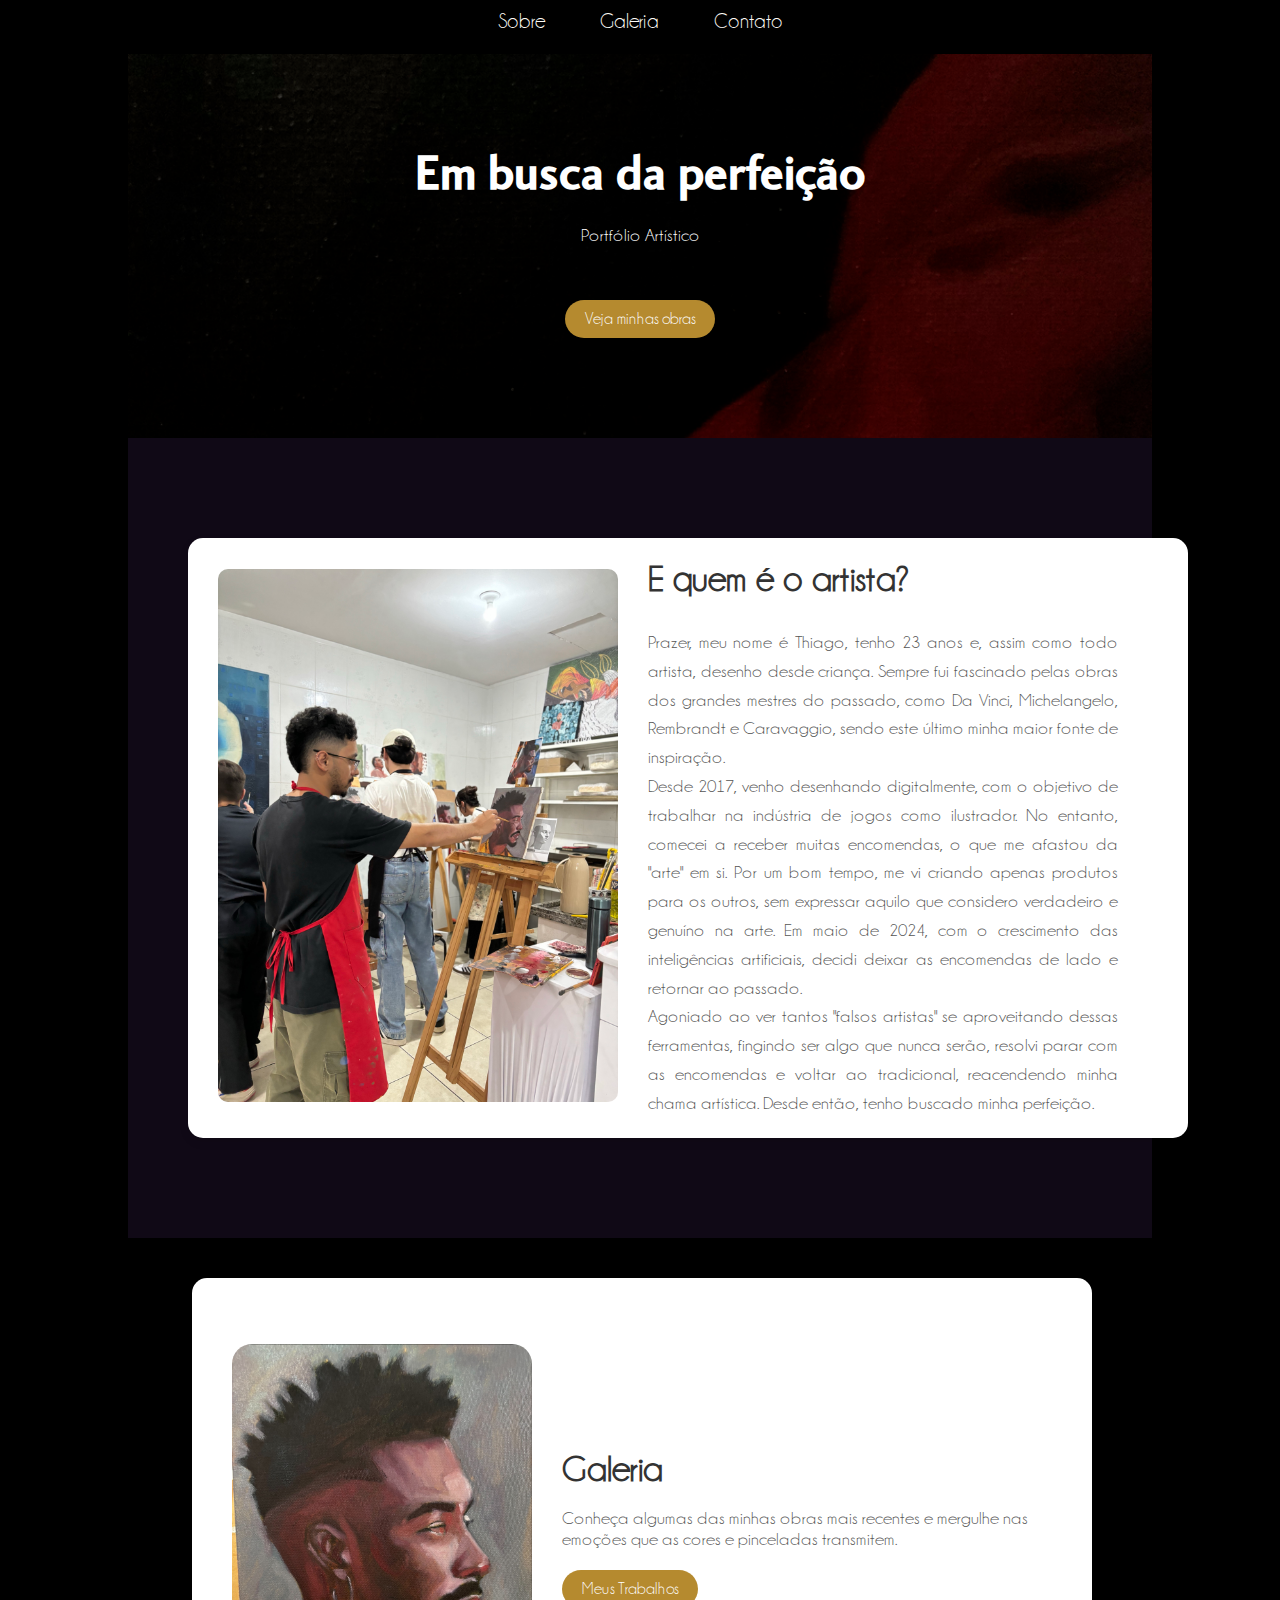
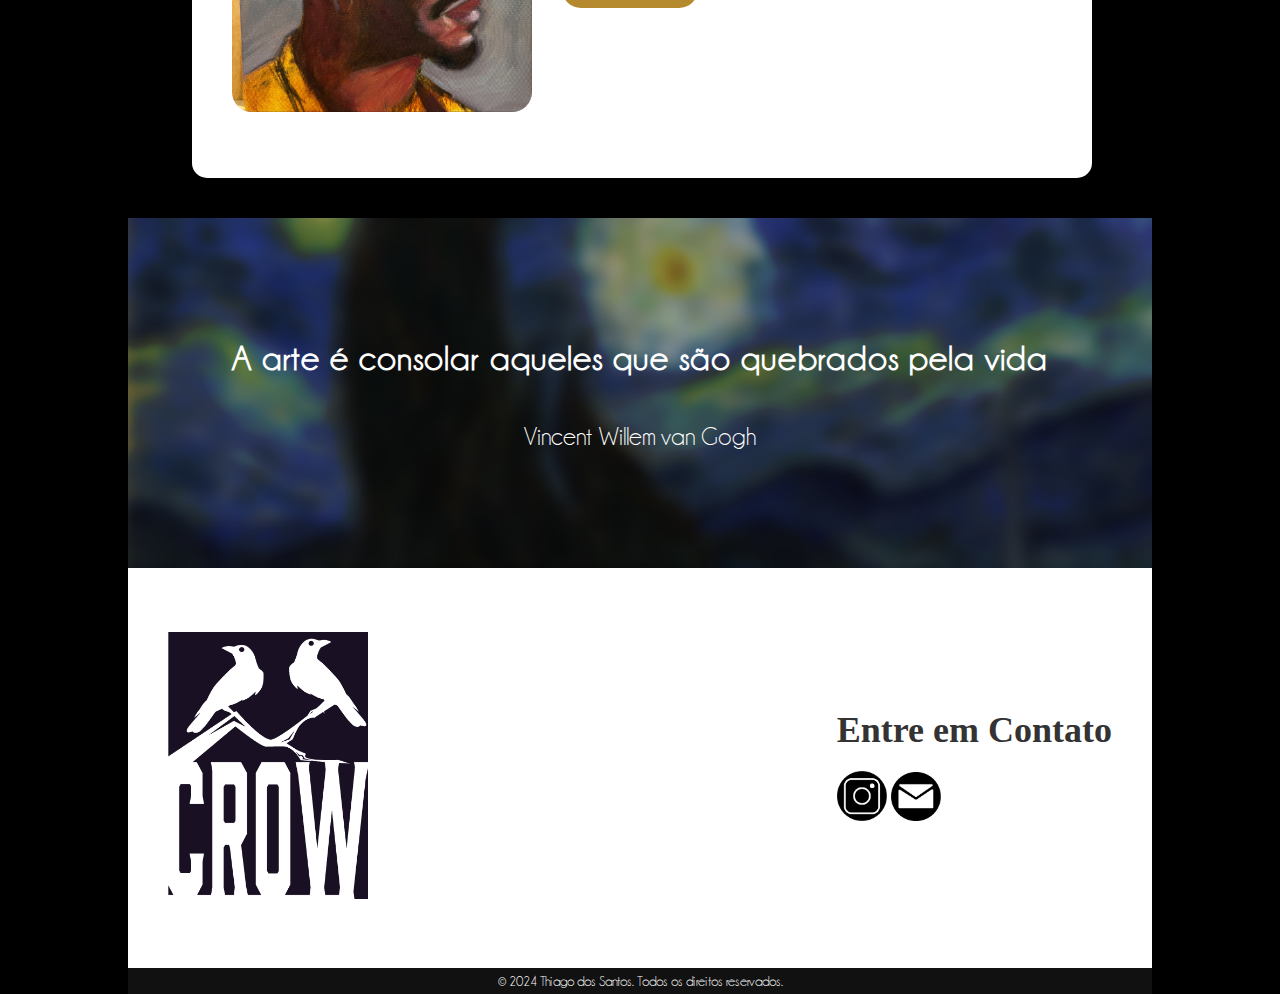
<file: index.html>
<!DOCTYPE html>
<html lang="pt-br">

<head>
    <link rel="stylesheet" href="style.css">
    <meta charset="UTF-8">
    <meta name="viewport" content="width=device-width, initial-scale=1.0">
    <link rel="shortcut icon" href="img/logo branca.png" type="image/x-icon">
    <title>Crow</title>
</head>
<!-- alt+z quebra a linha -->
<!-- shift+alt+f arruma o código -->

<body>
    <main>

        <header>
            <div class="logo">
                <!-- <img src="img/logo branca.png" width="10px" alt="Logo"> -->
            </div>
            <nav>
                <ul>
                    <li><a href="#sobre">Sobre</a></li>
                    <li><a href="#galeria">Galeria</a></li>
                    <li><a href="#contato">Contato</a></li>
                </ul>
            </nav>
        </header>

        <!-- Seção de Banner -->
        <section class="banner">
            <div class="banner-content">
                <h1>Em busca da perfeição</h1>
                <p>Portfólio Artístico</p>
                <a href="galeria1.html" class="btn">Veja minhas obras</a>
            </div>
        </section>

        <section id="sobre">
            <div class="sobre-banner">
                <div class="sobre-imagem">
                    <img src="img/eu.jfif" alt="Foto do Artista">
                </div>
                <div class="sobre-texto">
                    <h2>E quem é o artista?</h2><br>
                    <p> Prazer, meu nome é Thiago, tenho 23 anos e, assim como todo artista, 
                        desenho desde criança. Sempre fui fascinado pelas obras dos grandes 
                        mestres do passado, como Da Vinci, Michelangelo, Rembrandt e Caravaggio, 
                        sendo este último minha maior fonte de inspiração.<br>
                        Desde 2017, venho desenhando digitalmente, com o objetivo de trabalhar 
                        na indústria de jogos como ilustrador. No entanto, comecei a receber muitas encomendas, 
                        o que me afastou da "arte" em si. Por um bom tempo, me vi criando apenas produtos para os outros, 
                        sem expressar aquilo que considero verdadeiro e genuíno na arte.                       
                        Em maio de 2024, com o crescimento das inteligências artificiais, 
                        decidi deixar as encomendas de lado e retornar ao passado. <br>
                        Agoniado ao ver tantos "falsos artistas" se aproveitando dessas ferramentas, 
                        fingindo ser algo que nunca serão, resolvi parar com as encomendas e voltar ao tradicional, 
                        reacendendo minha chama artística. Desde então, tenho buscado minha perfeição.
                    </p>
                </div>
            </div>
        </section>

        <!-- Seção Galeria -->
        <section id="galeria" class="galeria-banner">
            <img src="img/tela.jfif" alt="Obra principal" width="100px">
            <!-- </div> -->
            <div class="descricao-banner">
                <h2>Galeria</h2><br>
                <p>Conheça algumas das minhas obras mais recentes e mergulhe nas emoções
                    que as cores e pinceladas transmitem.
                </p>
                <a href="galeria1.html" class="btn" target="_blank">Meus Trabalhos</a>
            </div>
            <!-- </div> -->
        </section>

        <!-- Seção Frase -->
        <section id="frase">
            <div class="frase-banner">
                <div class="frase-imagem">
                    <div class="frase-texto">
                        <h2>A arte é consolar aqueles que são quebrados pela vida</h2><br>
                        <p>Vincent Willem van Gogh</p>
                    </div>
                </div>

            </div>
        </section>


        <section id="contato" class="contato">
            <div class="contato-banner">
                <div class="contato-texto">
                    <h2>Entre em Contato</h2>
                    <div class="icones">
                        <a href="https://www.instagram.com/splendido_art" target="_blank"><img
                                src="img/icons/insta.png"></a>
                        <a href="mailto:contact.toffu@gmail.com" target="_blank"><img src="img/icons/email.png"></a>
                    </div>
                </div>
                <div class="contato-imagem">
                    <img src="img/logo 1.png" alt="Imagem de Contato" width="100px">
                </div>
            </div>
        </section>

        <!-- Rodapé -->
        <footer>
            <p>&copy; 2024 Thiago dos Santos. Todos os direitos reservados.</p>
        </footer>


        <!-- colocar no site https://pt.stackoverflow.com/questions/176381/cria%C3%A7%C3%A3o-de-galeria-css -->
    </main>

</body>

</html>
</file>
<file: style.css>
* {
    margin: 0;
    padding: 0;
    box-sizing: border-box;
}

@font-face {
    font-family: Champagne;
    src: url(img/fonts/Champagne\ &\ Limousines.ttf)
}

@font-face {
    font-family: Charlote;
    src: url(img/fonts/Charlotte-Sans-Std-Medium.ttf);
}

body {
    /* font-size: 1.2em; */
    font-family: Champagne;
    background-color: #000000;
}

main {
    width: 80%;
    margin-left: 10%;
    margin-right: 10%;
}


header {
    font-size: 1.3em;
    height: 6vh;
    background-color: #000000;
    color: #fff;
    padding: 10px 0;
    text-align: center;
    position: sticky;
    top: 0;
    z-index: 10;
}

a {
    color: rgb(255, 255, 255);
    text-decoration: none;
}

header nav ul {
    list-style: none;
    padding-left: 0;
    padding-top: 0;
    margin: 0;
}

header nav ul li {
    display: inline;
    margin: 0 15px;
}

nav ul li {
    margin: 0 30px;
}

nav ul li a {
    color: rgb(255, 252, 247);
    text-decoration: none;
    padding: 10px;
}

nav ul li a:hover {
    color: rgb(146, 65, 221);
    font-size: 20px;
    transition: 0.3s;
}

/* Seção Banner (Introdução) */
.banner {
    background: url(img/imgmenor/Maçãs\ Verdes\ \(menor\).png);
    /* background-image: url(./img/imgmenor/Feridas\ dolorosas\ \(menor\).png); */
    /* background: url('img/gif/Sequência\ 01.gif') no-repeat center center;  */
    background-size: cover;
    color: #ffffff;
    padding: 100px 20px;
    text-align: center;
}

.banner h1 {
    font-family: Charlote;
    font-size: 48px;
    margin-bottom: 20px;
}

.banner p {
    font-size: 18px;
    line-height: 1.6;
    max-width: 700px;
    margin: 0 auto 30px;
}

.btn {
    display: inline-block;
    margin-top: 20px;
    padding: 10px 20px;
    background-color: #b58a2f;
    color: #fff;
    text-decoration: none;
    border-radius: 25px;
    cursor: pointer;
    transition: background-color 0.2s ease, transform 0.2s ease;
}

.btn:hover {
    background-color: rgb(40, 63, 63);
}


/* Seção Sobre o Artista */
#sobre {
    padding: 100px 20px;
    background-color: #100916;
}

.sobre-banner {
    display: flex;
    margin-left: 40px;
    height: 600px;
    width: 1000px;
    justify-content: space-between;
    align-items: center;
    background-color: #ffffff;
    border-radius: 15px;
    padding: 30px;
    box-shadow: 0 4px 10px #0000001a;
}

.sobre-imagem img {
    width: 400px;
    height: auto;
    border-radius: 10px;
    object-fit: cover;
}

.sobre-texto h2 {
    font-size: 36px;
    margin-bottom: 10px;
    color: #333;
}

.sobre-texto {
    max-width: 600px;
    margin-left: 30px;
}

.sobre-texto p {
    margin-right: 40px;
    text-align: justify;
    font-size: 18px;
    color: #555;
    line-height: 1.6;
}

/* Seção Galeria */

.galeria-banner {
    margin-left: auto;
    margin-right: 60px;
    margin-bottom: 40px;
    margin-top: 40px;
    display: flex;
    height: 500px;
    width: 900px;
    justify-content: space-between;
    align-items: center;
    background-color: #ffffff;
    border-radius: 15px;
    padding: 40px;
    box-shadow: 0 4px 10px #0000001a;
}

.galeria-banner .galeria-content {
    display: flex;
    /* justify-content: space-around; */
    align-items: center;
}

.galeria-banner img {
    width: 300px;

}

.galeria-banner img {
    border-radius: 20px;
    height: auto;
}

.galeria-banner .descricao-banner {
    color: #333;
    max-width: 500px;
    margin-left: 30px;
}

.galeria-banner .descricao-banner h2 {
    font-size: 36px;
    font-family: Champagne;
}

.galeria-banner .descricao-banner p {
    font-size: 18px;
    color: #555;
}

/* Seção de Contato */
.contato {
    /* padding: 60px 20px; */
    background-color: #100916;
}

.contato-banner {
    /* margin: 20px; */
    /* margin-top: 40px; */
    display: flex;
    flex-direction: row-reverse;
    height: 400px;
    width: 100%;
    justify-content: space-between;
    align-items: center;
    background-color: #ffffff;
    /* border-radius: 15px; */
    padding: 40px;
    box-shadow: 0 4px 10px #0000001a;
}

.contato-texto {
    max-width: 600px;
    margin-right: 30px;
}

.contato-texto h2 {
    font-size: 36px;
    font-family: 'Playfair Display', serif;
    margin-bottom: 20px;
    color: #333;
}

.contato-texto p {
    font-size: 18px;
    color: #555;
    line-height: 1.6;
    margin-bottom: 20px;
}

.contato-texto {
    display: flex;
    flex-direction: column;
    padding: 0;
}

.contato-texto {
    margin: 10px 0;
    font-size: 18px;
}


.contato-imagem img {
    width: 200px;
    height: auto;
    border-radius: 0px;
    object-fit: cover;
}

.icones img {
    width: 50px;
}

#frase {
    display: flex;
    align-items: center;
    /* centralizar verticalmente */
    justify-content: center;
    /* centralizar horizontalmente */
    height: 350px;
    width: 100%;
    background-image: url(img/noite\ estrelada\ 02.png);
    padding: 40px;
    box-shadow: 0 4px 10px #0000001a;
    background-size: cover;
}

.frase-banner {
    text-align: center;
}

.frase-texto h2 {
    margin-top: 30px;
    text-align: center;
    font-size: 35px;
    letter-spacing: 0.03em;
    font-family: Champagne;
    margin-bottom: 20px;
    color: #ffffff;
}

.frase-texto p {
    text-align: center;
    font-size: 25px;
    color: #ffffff;
    line-height: 1.6;
    margin-bottom: 20px;
}

/* Estilo do Rodapé */
footer {
    background-color: #111;
    color: #fff;
    padding: 5px 0;
    text-align: center;
}

footer p {
    font-size: 14px;
}
</file>
